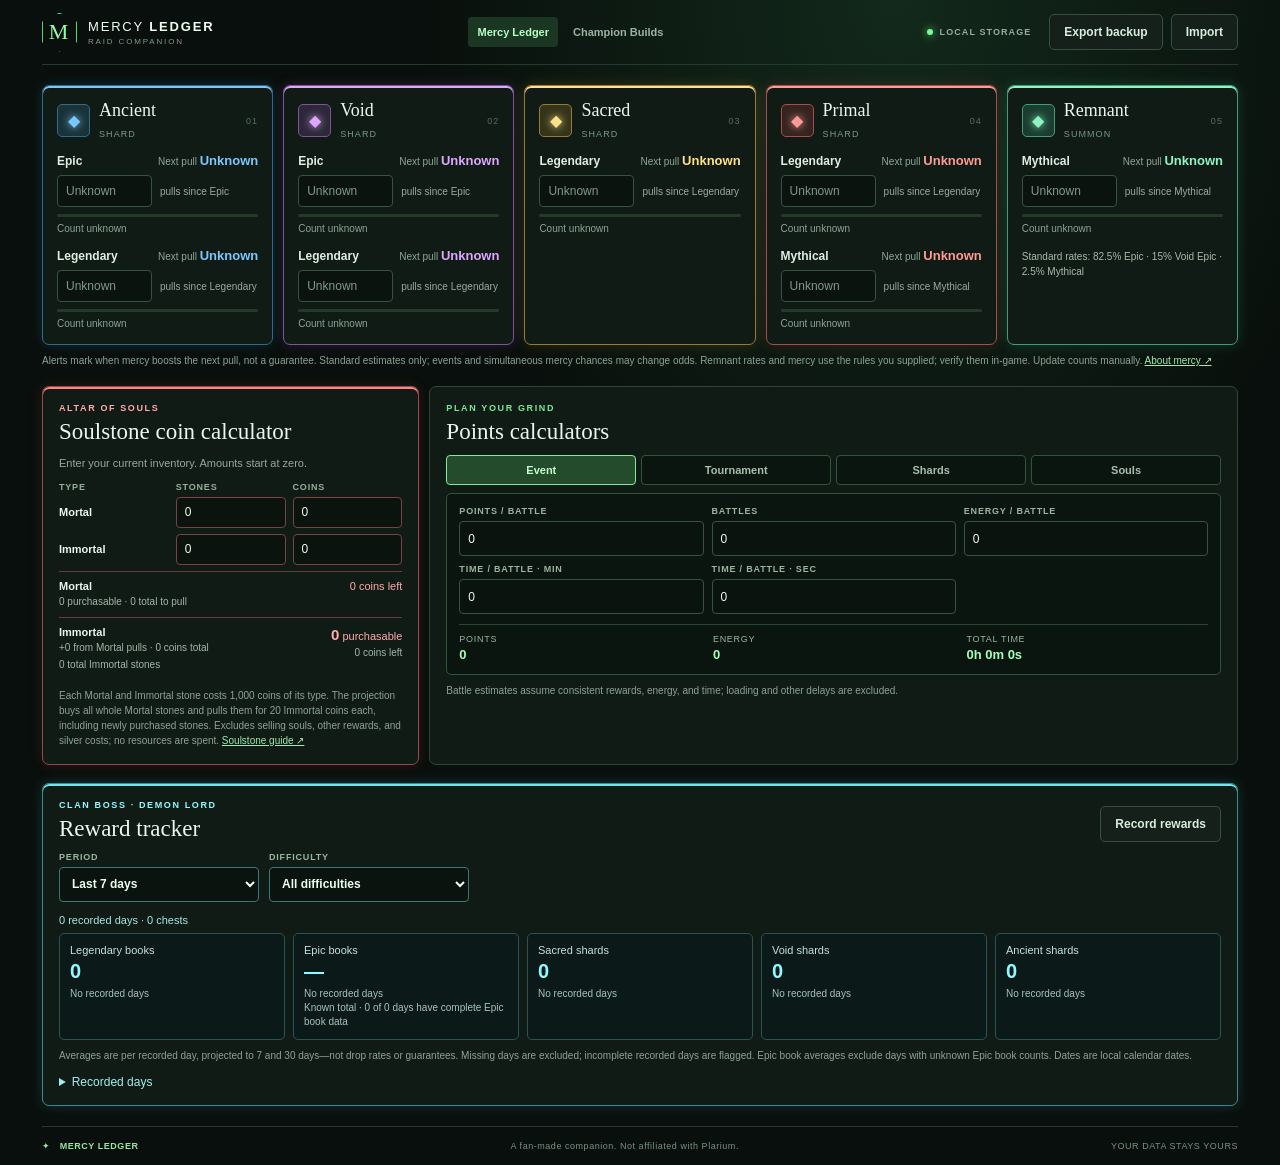
<file: index.html>
<!doctype html>
<html lang="en">
<head>
  <meta charset="utf-8">
  <meta name="viewport" content="width=device-width, initial-scale=1">
  <meta name="color-scheme" content="dark">
  <title>Mercy Ledger | RAID companion</title>
  <link rel="stylesheet" href="styles.css">
  <script defer src="tracker.js"></script>
  <script defer src="clan.js"></script>
  <script defer src="app.js"></script>
</head>
<body>
  <div class="shell">
    <header class="topbar">
      <a class="brand" href="index.html"><span class="brand-mark">M</span><span>MERCY <strong>LEDGER</strong><small>RAID COMPANION</small></span></a>
      <nav class="site-nav" aria-label="Main navigation"><a href="index.html" aria-current="page">Mercy Ledger</a><a href="champions.html">Champion Builds</a></nav>
      <div class="top-actions"><span class="local-label" id="save-status" role="status" aria-live="polite"><span class="status-dot" aria-hidden="true"></span><span id="save-status-text">LOCAL STORAGE</span></span><button class="button button-quiet" id="export-button" type="button">Export backup</button><button class="button button-quiet" id="import-button" type="button">Import</button><input id="import-file" type="file" accept=".json,application/json" hidden></div>
      <div id="notice" class="notice error" role="alert" hidden></div>
    </header>
    <main id="dashboard">
      <section class="section" aria-label="Summon mercy">
        <div class="cards" id="mercy-cards"></div>
        <p class="footnote">Alerts mark when mercy boosts the next pull, not a guarantee. Standard estimates only; events and simultaneous mercy chances may change odds. Remnant rates and mercy use the rules you supplied; verify them in-game. Update counts manually. <a href="https://raid-support.plarium.com/hc/en-us/articles/4415727112722-Mercy-system" target="_blank" rel="noopener noreferrer">About mercy ↗</a></p>
      </section>
      <div class="dashboard-grid">
        <section class="section compact-panel soul-panel" aria-labelledby="souls-title">
          <div class="section-heading"><div><p class="eyebrow">ALTAR OF SOULS</p><h2 id="souls-title">Soulstone coin calculator</h2></div></div>
          <p class="section-copy">Enter your current inventory. Amounts start at zero.</p>
          <div class="soul-inventory">
            <div class="soul-header"><span>TYPE</span><span>STONES</span><span>COINS</span></div>
            <div class="soul-input-row"><strong>Mortal</strong><input data-inventory="mortalStones" type="number" min="0" max="1000000" step="1" aria-label="Current Mortal Soulstones"><input data-inventory="mortalCoins" type="number" min="0" max="1000000" step="1" aria-label="Current Mortal Soul Coins"></div>
            <div class="soul-input-row"><strong>Immortal</strong><input data-inventory="immortalStones" type="number" min="0" max="1000000" step="1" aria-label="Current Immortal Soulstones"><input data-inventory="immortalCoins" type="number" min="0" max="1000000" step="1" aria-label="Current Immortal Soul Coins"></div>
          </div>
          <div id="soul-projection" aria-live="polite"></div>
          <p class="footnote">Each Mortal and Immortal stone costs 1,000 coins of its type. The projection buys all whole Mortal stones and pulls them for 20 Immortal coins each, including newly purchased stones. Excludes selling souls, other rewards, and silver costs; no resources are spent. <a href="https://raid-support.plarium.com/hc/en-us/articles/5874868312092-Guide-Altar-of-Souls" target="_blank" rel="noopener noreferrer">Soulstone guide ↗</a></p>
        </section>
        <section class="section compact-panel" aria-labelledby="battle-title">
          <div class="section-heading"><div><p class="eyebrow">PLAN YOUR GRIND</p><h2 id="battle-title">Points calculators</h2></div></div>
          <div class="points-tabs" role="tablist" aria-label="Points calculators">
            <button type="button" role="tab" id="tab-event" aria-controls="panel-event" aria-selected="true" tabindex="0">Event</button>
            <button type="button" role="tab" id="tab-tournament" aria-controls="panel-tournament" aria-selected="false" tabindex="-1">Tournament</button>
            <button type="button" role="tab" id="tab-shard" aria-controls="panel-shard" aria-selected="false" tabindex="-1">Shards</button>
            <button type="button" role="tab" id="tab-soul" aria-controls="panel-soul" aria-selected="false" tabindex="-1">Souls</button>
          </div>
          <div class="battle-plans" id="battle-plans">
            <section class="battle-plan" id="panel-event" role="tabpanel" data-plan="event" aria-labelledby="tab-event">
              <div class="battle-fields">
                <div><label for="event-points">POINTS / BATTLE</label><input id="event-points" data-field="points" type="number" min="0" max="1000000" step="1"></div>
                <div><label for="event-battles">BATTLES</label><input id="event-battles" data-field="battles" type="number" min="0" max="1000000" step="1"></div>
                <div><label for="event-energy">ENERGY / BATTLE</label><input id="event-energy" data-field="energy" type="number" min="0" max="1000000" step="1"></div>
                <div><label for="event-minutes">TIME / BATTLE · MIN</label><input id="event-minutes" data-field="minutes" type="number" min="0" max="1000000" step="1"></div>
                <div><label for="event-seconds">TIME / BATTLE · SEC</label><input id="event-seconds" data-field="seconds" type="number" min="0" max="59" step="1"></div>
              </div>
              <div class="battle-result" id="event-result" aria-live="polite"></div>
            </section>
            <section class="battle-plan" id="panel-tournament" role="tabpanel" data-plan="tournament" aria-labelledby="tab-tournament" hidden>
              <div class="battle-fields">
                <div><label for="tournament-points">POINTS / BATTLE</label><input id="tournament-points" data-field="points" type="number" min="0" max="1000000" step="1"></div>
                <div><label for="tournament-battles">BATTLES</label><input id="tournament-battles" data-field="battles" type="number" min="0" max="1000000" step="1"></div>
                <div><label for="tournament-energy">ENERGY / BATTLE</label><input id="tournament-energy" data-field="energy" type="number" min="0" max="1000000" step="1"></div>
                <div><label for="tournament-minutes">TIME / BATTLE · MIN</label><input id="tournament-minutes" data-field="minutes" type="number" min="0" max="1000000" step="1"></div>
                <div><label for="tournament-seconds">TIME / BATTLE · SEC</label><input id="tournament-seconds" data-field="seconds" type="number" min="0" max="59" step="1"></div>
              </div>
              <div class="battle-result" id="tournament-result" aria-live="polite"></div>
            </section>
            <section class="battle-plan summon-plan" id="panel-shard" role="tabpanel" data-summon-plan="shard" aria-labelledby="tab-shard" hidden>
              <div class="summon-head"><span>TYPE</span><span>PULLS</span><span>PTS / PULL</span><span>POINTS</span></div>
              <div id="shard-summon-rows"></div>
              <div class="summon-total">TOTAL POINTS <strong id="shard-summon-total" aria-live="polite">0</strong></div>
            </section>
            <section class="battle-plan summon-plan" id="panel-soul" role="tabpanel" data-summon-plan="soul" aria-labelledby="tab-soul" hidden>
              <div class="summon-head"><span>TYPE</span><span>PULLS</span><span>PTS / PULL</span><span>POINTS</span></div>
              <div id="soul-summon-rows"></div>
              <div class="summon-total">TOTAL POINTS <strong id="soul-summon-total" aria-live="polite">0</strong></div>
            </section>
          </div>
          <p class="footnote" id="points-battle-note">Battle estimates assume consistent rewards, energy, and time; loading and other delays are excluded.</p>
          <p class="footnote" id="points-summon-note" hidden>Enter points per summon (not per Prism shard) from the event rules. Remnant is a summon, not a shard.</p>
        </section>
      </div>
      <section class="section compact-panel clan-panel" aria-labelledby="clan-title">
        <div class="section-heading clan-heading"><div><p class="eyebrow">CLAN BOSS · DEMON LORD</p><h2 id="clan-title">Reward tracker</h2></div><button class="button button-quiet" id="clan-new" type="button">Record rewards</button></div>
        <div class="clan-filters">
          <label for="clan-period">PERIOD <select id="clan-period"><option value="7">Last 7 days</option><option value="30">Last 30 days</option><option value="0">All recorded time</option></select></label>
          <label for="clan-difficulty">DIFFICULTY <select id="clan-difficulty"><option value="all">All difficulties</option><option value="ultra">Ultra-Nightmare</option><option value="nightmare">Nightmare</option><option value="brutal">Brutal</option><option value="hard">Hard</option></select></label>
        </div>
        <div id="clan-summary" aria-live="polite"></div>
        <p class="footnote">Averages are per recorded day, projected to 7 and 30 days—not drop rates or guarantees. Missing days are excluded; incomplete recorded days are flagged. Epic book averages exclude days with unknown Epic book counts. Dates are local calendar dates.</p>
        <details class="clan-history"><summary>Recorded days</summary><div id="clan-history"></div></details>
      </section>
    </main>
    <footer><span>✦ &nbsp; MERCY LEDGER</span><span>A fan-made companion. Not affiliated with Plarium.</span><span>YOUR DATA STAYS YOURS</span></footer>
  </div>
  <dialog id="clan-dialog" aria-labelledby="clan-dialog-title">
    <div class="clan-dialog-header"><div><p class="eyebrow">DEMON LORD REWARDS</p><h2 id="clan-dialog-title">Record a day</h2></div><button id="clan-close" class="button button-quiet" type="button" aria-label="Close">Close</button></div>
    <p class="section-copy">Include only difficulties you claimed. Enter combined rewards from the claimed chests; uncheck a difficulty if not recorded. Zero means none received. Leave Epic books blank if unknown.</p>
    <form id="clan-form">
      <div class="clan-date"><label for="clan-date">REWARD DATE</label><input id="clan-date" type="date" required></div>
      <div class="clan-table-wrap"><table class="clan-table"><thead><tr><th scope="col">Recorded</th><th scope="col">Difficulty</th><th scope="col">Chests</th><th scope="col">Legendary books</th><th scope="col">Epic books</th><th scope="col">Sacred</th><th scope="col">Void</th><th scope="col">Ancient</th></tr></thead><tbody id="clan-rows"></tbody></table></div>
      <p class="footnote" id="clan-form-note">Two chests per difficulty are preselected; check your actual rewards before saving.</p>
      <p class="clan-form-error" id="clan-form-error" role="alert"></p>
      <div class="clan-dialog-actions"><button type="button" id="clan-cancel" class="button button-quiet">Cancel</button><button type="submit" class="button button-primary">Save day</button></div>
    </form>
  </dialog>
</body>
</html>
</file>
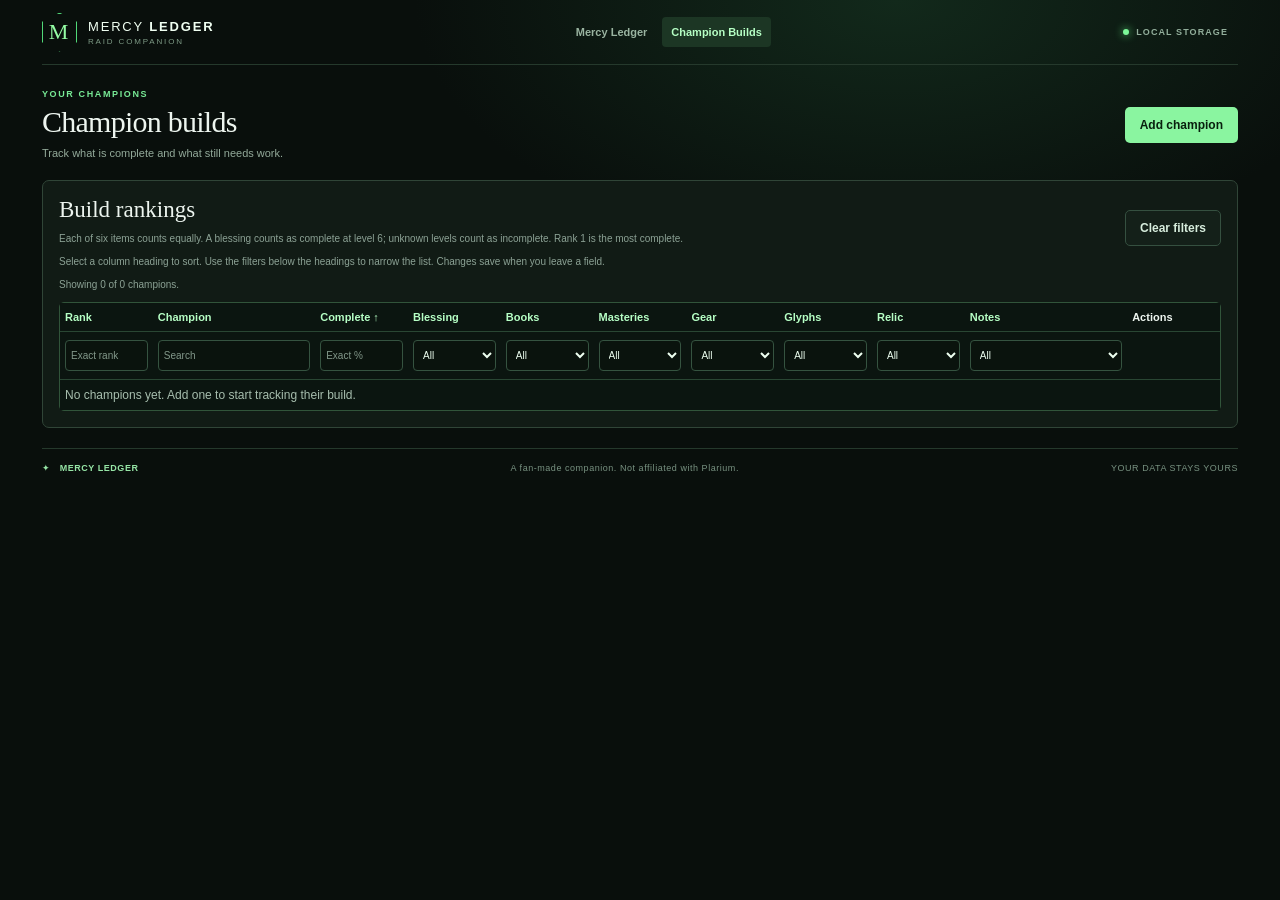
<file: champions.html>
<!doctype html>
<html lang="en">
<head>
  <meta charset="utf-8">
  <meta name="viewport" content="width=device-width, initial-scale=1">
  <meta name="color-scheme" content="dark">
  <title>Champion Builds | Mercy Ledger</title>
  <link rel="stylesheet" href="styles.css">
  <script defer src="tracker.js"></script>
  <script defer src="champions.js"></script>
</head>
<body>
  <div class="shell">
    <header class="topbar">
      <a class="brand" href="index.html"><span class="brand-mark">M</span><span>MERCY <strong>LEDGER</strong><small>RAID COMPANION</small></span></a>
      <nav class="site-nav" aria-label="Main navigation"><a href="index.html">Mercy Ledger</a><a href="champions.html" aria-current="page">Champion Builds</a></nav>
      <div class="top-actions"><span class="local-label" id="build-status" role="status"><span class="status-dot" aria-hidden="true"></span><span id="build-status-text">LOCAL STORAGE</span></span></div>
      <div id="build-notice" class="notice error" role="alert" hidden></div>
    </header>
    <main class="build-page">
      <div class="build-heading"><div><p class="eyebrow">YOUR CHAMPIONS</p><h1>Champion builds</h1><p class="section-copy">Track what is complete and what still needs work.</p></div><button id="build-add" type="button" class="button button-primary">Add champion</button></div>
      <section class="compact-panel" aria-labelledby="build-list-title">
        <div class="build-toolbar"><div><h2 id="build-list-title">Build rankings</h2><p class="footnote">Each of six items counts equally. A blessing counts as complete at level 6; unknown levels count as incomplete. Rank 1 is the most complete.</p></div><button id="build-clear-filters" type="button" class="button button-quiet">Clear filters</button></div>
        <p class="footnote build-desktop-hint">Select a column heading to sort. Use the filters below the headings to narrow the list. Changes save when you leave a field.</p>
        <details class="build-mobile-controls"><summary>Sort and filter</summary><div class="build-mobile-sort"><label for="mobile-sort">Sort by</label><select id="mobile-sort"></select><label for="mobile-direction">Direction</label><select id="mobile-direction"><option value="ascending">Ascending</option><option value="descending">Descending</option></select></div><div id="mobile-filters" class="build-mobile-filters"></div></details>
        <p id="build-count" class="footnote" role="status"></p>
        <div class="build-table-wrap" role="region" aria-label="Champion builds table" tabindex="0">
          <table class="build-table"><thead id="build-table-head"></thead><tbody id="build-list"></tbody></table>
        </div>
        <div id="build-mobile-list" class="build-mobile-list"></div>
      </section>
    </main>
    <footer><span>✦ &nbsp; MERCY LEDGER</span><span>A fan-made companion. Not affiliated with Plarium.</span><span>YOUR DATA STAYS YOURS</span></footer>
  </div>
  <dialog id="build-dialog" aria-labelledby="build-dialog-title">
    <div class="build-dialog-header"><div><p class="eyebrow">CHAMPION CHECKLIST</p><h2 id="build-dialog-title">Add champion</h2></div><button id="build-close" class="button button-quiet" type="button">Close</button></div>
    <form id="build-form">
      <label for="build-name">CHAMPION NAME</label><input id="build-name" type="text" maxlength="100" required autocomplete="off">
      <p class="footnote">Choose the status for each item; no specific build choices are recorded.</p>
      <div id="build-fields" class="build-fields"></div>
      <label for="build-notes">NOTES</label><textarea id="build-notes" maxlength="2000" rows="4"></textarea>
      <p id="build-form-error" class="clan-form-error" role="alert"></p>
      <div class="clan-dialog-actions"><button type="button" id="build-cancel" class="button button-quiet">Cancel</button><button type="submit" class="button button-primary">Save champion</button></div>
    </form>
  </dialog>
  <dialog id="build-notes-dialog" aria-labelledby="build-notes-title">
    <div class="build-dialog-header"><h2 id="build-notes-title">Notes</h2><button id="build-notes-close" class="button button-quiet" type="button">Close</button></div>
    <form id="build-notes-form"><label for="build-notes-content">NOTES</label><textarea id="build-notes-content" maxlength="2000" rows="6"></textarea><p id="build-notes-error" class="clan-form-error" role="alert"></p><div class="clan-dialog-actions"><button type="button" id="build-notes-cancel" class="button button-quiet">Cancel</button><button type="submit" class="button button-primary">Save notes</button></div></form>
  </dialog>
</body>
</html>
</file>
<file: styles.css>
:root { color-scheme: dark; font-family: "Segoe UI", sans-serif; background: #090f0c; color: #edf5ef; font-synthesis: none; }
* { box-sizing: border-box; }
body { margin: 0; background: radial-gradient(ellipse at 70% 0, #12291b 0, transparent 38%), #090f0c; }
button, input, select { font: inherit; }
textarea { font: inherit; width: 100%; background: #0a130d; border: 1px solid #355340; color: #edfff0; border-radius: 4px; padding: 8px; font-size: 12px; resize: vertical; }
textarea:focus { outline: 2px solid #82f39d; outline-offset: 2px; }
button { cursor: pointer; }
a { color: #9debb0; }
.shell { max-width: 1540px; margin: auto; padding: 0 42px; }
.topbar { position: relative; min-height: 65px; display: flex; justify-content: space-between; align-items: center; border-bottom: 1px solid #25392c; gap: 20px; }
.brand { display: flex; align-items: center; gap: 11px; text-decoration: none; font-size: 13px; letter-spacing: .14em; color: #f0fff2; white-space: nowrap; }
.brand small { display: block; color: #7e9b86; font-size: 8px; letter-spacing: .23em; margin-top: 3px; }
.brand-mark { width: 35px; height: 39px; display: grid; place-items: center; font-family: Georgia, serif; font-size: 22px; color: #94fca4; border: 1px solid #50d878; clip-path: polygon(50% 0,100% 24%,100% 76%,50% 100%,0 76%,0 24%); }
.top-actions { display: flex; align-items: center; gap: 8px; }
.local-label { font-size: 9px; font-weight: 700; letter-spacing: .12em; color: #92ae9b; margin-right: 10px; white-space: nowrap; }
.status-dot { display: inline-block; width: 6px; height: 6px; background: #7cf999; border-radius: 50%; margin-right: 7px; box-shadow: 0 0 8px #64f588; }
.status-error { color: #ffd1c9; }.status-error .status-dot { background: #ff9a94; box-shadow: 0 0 8px #ff5b57; }
.button { border: 1px solid transparent; border-radius: 5px; padding: 10px 14px; font-size: 12px; font-weight: 700; display: inline-flex; align-items: center; justify-content: center; gap: 10px; }
.button-primary { background: #8af5a0; color: #09200e; }
.button-primary:hover { background: #b4ffc2; }
.button-quiet { background: #142019; border-color: #355040; color: #d7eddd; }
.button-quiet:hover { background: #203327; border-color: #70dc89; }
.eyebrow { color: #78eb96; font-size: 9px; letter-spacing: .18em; font-weight: 700; margin: 0 0 6px; }
h1, h2, h3, p { margin-top: 0; }
h1, h2, h3 { font-family: Georgia, serif; font-weight: 400; }
h1 { font-size: 30px; letter-spacing: -.025em; margin: 0; }
h1 em { color: #92f6a8; font-weight: 400; }
h2 { font-size: 23px; margin: 0; }
.section { padding-top: 20px; }
.section-heading { display: flex; align-items: end; justify-content: space-between; gap: 15px; margin-bottom: 10px; }
.section-heading > p, .section-copy { color: #93aa9a; font-size: 11px; line-height: 1.5; margin: 0; }
.cards { display: grid; grid-template-columns: repeat(5, minmax(0, 1fr)); gap: 10px; }
.mercy-card, .compact-panel { background: #111b15; border: 1px solid #304537; border-radius: 7px; }
.mercy-card { padding: 14px; min-width: 0; }
.card-top, .card-name { display: flex; align-items: center; }.card-top { justify-content: space-between; margin-bottom: 12px; }.card-name { gap: 9px; }
.shard-icon, .soul-icon { display: grid; place-items: center; width: 33px; height: 33px; background: #173c24; border: 1px solid #316d41; color: #8bffa6; border-radius: 5px; }
.mercy-card h3 { font-size: 18px; margin: 0 0 2px; }.card-tag, .card-number, .tag { font-size: 9px; letter-spacing: .12em; color: #789985; }.card-number { color: #53705c; }
.rarity-row + .rarity-row { margin-top: 13px; }.row-title { display: flex; align-items: baseline; justify-content: space-between; gap: 5px; }.row-title label { color: #dfede2; font-size: 12px; letter-spacing: 0; margin: 0; }.row-title > span { color: #8fa798; font-size: 10px; }.row-title strong { color: #8bffa6; font-size: 13px; }
.counter-line { display: flex; align-items: center; gap: 8px; margin-top: 7px; }.counter-line span { color: #97ab9d; font-size: 10px; }.counter-line input { width: 95px; min-height: 32px; padding: 6px 8px; font-size: 12px; }
.progress { background: #233a2a; height: 3px; border-radius: 5px; margin: 7px 0 5px; overflow: hidden; }.progress span { display: block; background: #69ef8a; height: 100%; }
.row-detail { color: #8ca494; font-size: 10px; line-height: 1.3; min-height: 13px; }
.footnote { color: #8ca295; font-size: 10px; line-height: 1.5; margin: 8px 0 0; }
.dashboard-grid { display: grid; grid-template-columns: minmax(260px, .7fr) minmax(0, 1.5fr); gap: 10px; margin-top: 18px; align-items: stretch; }.compact-panel { padding: 16px; }
.soul-cards { display: grid; gap: 7px; margin-top: 10px; }.soul-card { display: flex; align-items: center; gap: 10px; background: #0c1510; border: 1px solid #263d2d; border-radius: 5px; padding: 8px 10px; }.soul-icon { width: 29px; height: 29px; font-size: 19px; }.soul-card label { flex: 1; margin: 0; letter-spacing: 0; }.soul-card label strong, .soul-card label span { display: block; }.soul-card label strong { color: #e6f4e9; font-size: 12px; }.soul-card label span { color: #86a390; font-size: 8px; letter-spacing: .1em; margin-top: 2px; }.soul-card input { width: 82px; min-height: 31px; padding: 6px 8px; }
.soul-inventory { margin-top: 10px; }.soul-header, .soul-input-row { display: grid; grid-template-columns: minmax(70px, 1fr) repeat(2, minmax(65px, 1fr)); gap: 7px; align-items: center; }.soul-header { color: #94ae9b; font-size: 9px; font-weight: 700; letter-spacing: .09em; margin-bottom: 5px; }.soul-input-row { margin-bottom: 6px; }.soul-input-row strong { font-size: 11px; }.soul-input-row input { min-height: 31px; padding: 6px 8px; }.soul-projection-row { display: flex; justify-content: space-between; gap: 8px; padding: 8px 0; border-top: 1px solid #304537; font-size: 11px; }.soul-projection-row > span:last-child { text-align: right; white-space: nowrap; color: #a4ffb6; }.soul-projection-row small { display: block; margin-top: 3px; color: #a1b6a7; font-size: 10px; line-height: 1.4; }.soul-projection-row b { font-size: 15px; }
.shard-ancient { --shard-accent: #7bc8ff; --shard-border: #316a8b; --shard-glow: #49b8ff26; }
.shard-void { --shard-accent: #dea6ff; --shard-border: #80529c; --shard-glow: #c975ff26; }
.shard-sacred { --shard-accent: #ffe189; --shard-border: #9a7a38; --shard-glow: #ffc43c26; }
.shard-primal { --shard-accent: #ff9a94; --shard-border: #a64e4a; --shard-glow: #ff5b5726; }
.shard-remnant { --shard-accent: #8df7c4; --shard-border: #409e75; --shard-glow: #52ffc326; }
.remnant-info { color: #a6bbaa; font-size: 10px; line-height: 1.5; margin: 14px 0 0; }
.mercy-card { border-color: var(--shard-border); box-shadow: inset 0 2px 0 var(--shard-accent), 0 0 14px var(--shard-glow); }
.active-mercy-epic { border-radius: 3px; outline: 1px solid #72df9b; outline-offset: 4px; background: #19372b; box-shadow: 0 0 10px #6ee59b50; }
.active-mercy-epic .row-detail { color: #b7f5c9; font-weight: 700; }
.mercy-card.card-mercy-legendary { border-color: #ffe28a; box-shadow: inset 0 0 0 1px #e8bd4e, 0 0 15px #f4c45090; }
.active-mercy-legendary .row-detail { color: #ffe4a0; font-weight: 700; }
.mercy-card.card-mercy-mythical { border-color: #fff3ee; box-shadow: inset 0 0 0 2px #ff8c83, 0 0 20px #ff5f59b3; }
.active-mercy-mythical .row-detail { color: #ffd1ca; font-weight: 700; }
.mercy-card .shard-icon { color: var(--shard-accent); border-color: var(--shard-border); background: var(--shard-glow); text-shadow: 0 0 8px var(--shard-accent); }
.mercy-card .row-title strong { color: var(--shard-accent); }
.mercy-card .progress span { background: var(--shard-accent); box-shadow: 0 0 8px var(--shard-glow); }
.soul-panel { border-color: #9b4545; box-shadow: inset 0 2px 0 #ff8585, 0 0 14px #ff5b5720; }
.soul-panel .eyebrow, .soul-panel .soul-projection-row > span:last-child { color: #ffaaaa; }
.soul-panel .soul-projection-row { border-color: #683b3b; }
.soul-panel .soul-inventory input { border-color: #784343; }
label { display: block; font-size: 9px; font-weight: 700; color: #9ab4a1; letter-spacing: .09em; margin: 0 0 5px; }
select, input { width: 100%; background: #0a130d; border: 1px solid #355340; color: #edfff0; border-radius: 4px; padding: 8px; font-size: 12px; min-height: 35px; }
input::placeholder { color: #82988a; }select:focus, input:focus, button:focus-visible, a:focus-visible { outline: 2px solid #82f39d; outline-offset: 2px; }
.points-tabs { display: flex; gap: 5px; flex-wrap: wrap; margin-top: 10px; }.points-tabs button { flex: 1; border: 1px solid #31543a; border-radius: 4px; background: #0b1510; color: #a7bfae; font-size: 11px; font-weight: 700; padding: 8px 10px; }.points-tabs button[aria-selected="true"] { background: #244b2c; border-color: #83ea9b; color: #c4ffce; }.points-tabs button:hover { border-color: #83ea9b; }
.battle-plans { margin-top: 8px; }.battle-plan { background: #0b1510; border: 1px solid #31543a; border-radius: 5px; padding: 12px; min-width: 0; }.battle-fields { display: grid; grid-template-columns: repeat(3, minmax(0, 1fr)); gap: 8px; }.battle-fields input { min-width: 0; }.battle-result { display: flex; flex-wrap: wrap; gap: 12px; border-top: 1px solid #294633; margin-top: 10px; padding-top: 9px; }.battle-result > div { min-width: 70px; flex: 1; }.battle-result span, .battle-result strong { display: block; }.battle-result span { font-size: 9px; color: #9ab4a1; letter-spacing: .08em; }.battle-result strong { color: #a4ffb6; font-size: 13px; margin-top: 3px; overflow-wrap: anywhere; }.battle-result.battle-error { color: #ffb6ae; font-size: 11px; }
.summon-head, .summon-row { display: grid; grid-template-columns: minmax(60px, 1fr) minmax(48px, .75fr) minmax(48px, .75fr) minmax(52px, .8fr); gap: 5px; align-items: center; }.summon-head { color: #9ab4a1; font-size: 8px; font-weight: 700; letter-spacing: .04em; margin-bottom: 5px; }.summon-head span:last-child, .summon-row output { text-align: right; }.summon-row { margin-bottom: 5px; font-size: 11px; }.summon-row input { min-width: 0; min-height: 30px; padding: 5px; }.summon-row output { color: #c9f8d3; overflow-wrap: anywhere; }.summon-total { border-top: 1px solid #294633; padding-top: 8px; display: flex; justify-content: space-between; gap: 8px; color: #9ab4a1; font-size: 9px; font-weight: 700; }.summon-total strong { color: #a4ffb6; font-size: 13px; overflow-wrap: anywhere; text-align: right; }
.notice { position: absolute; z-index: 5; top: calc(100% + 6px); right: 0; width: min(440px, 100%); padding: 9px 12px; border: 1px solid #82504a; border-radius: 5px; font-size: 12px; line-height: 1.5; background: #321c1b; color: #ffd1c9; box-shadow: 0 4px 16px #0009; }
footer { border-top: 1px solid #25392c; margin-top: 20px; padding: 14px 0; display: flex; justify-content: space-between; gap: 12px; color: #789281; font-size: 9px; letter-spacing: .06em; }footer span:first-child { color: #96e5a6; font-weight: 700; }
[hidden] { display: none !important; }
.clan-panel { margin-top: 18px; border-color: #3a8b91; box-shadow: inset 0 2px 0 #67e9ed, 0 0 14px #4bd9e52b; }
.clan-panel .eyebrow { color: #8dfaff; }
.clan-filters { display: flex; flex-wrap: wrap; gap: 10px; }
.clan-filters label { flex: 0 1 200px; margin: 0; }
.clan-filters select { margin-top: 5px; border-color: #39777a; }
.clan-count { color: #a7e5e4; font-size: 11px; margin: 12px 0 7px; }
.clan-metrics { display: grid; grid-template-columns: repeat(5, minmax(0, 1fr)); gap: 8px; }
.clan-metric { min-width: 0; background: #0c1919; border: 1px solid #285456; border-radius: 5px; padding: 10px; }
.clan-metric span, .clan-metric strong, .clan-metric small { display: block; }
.clan-metric span { color: #c5e0dc; font-size: 11px; }
.clan-metric strong { color: #8dfaff; font-size: 20px; margin: 4px 0; }
.clan-metric small { color: #a4c3bf; font-size: 10px; line-height: 1.4; }
.clan-history { margin-top: 12px; font-size: 12px; }
.clan-history summary { cursor: pointer; color: #9df0ef; }
.clan-history-row { display: flex; align-items: center; justify-content: space-between; gap: 10px; padding: 10px 0; border-top: 1px solid #285456; }
.clan-history-row:first-child { margin-top: 8px; }
.clan-history-row p { margin: 4px 0 0; color: #adc5bf; font-size: 11px; line-height: 1.5; }
.clan-history-actions, .clan-dialog-actions { display: flex; gap: 6px; }
.clan-history-actions .button { padding: 7px 9px; }
#clan-dialog { width: min(940px, calc(100% - 32px)); max-height: 90vh; overflow: auto; background: #111b15; color: #edf5ef; border: 1px solid #4eaeb0; border-radius: 7px; padding: 20px; box-shadow: 0 0 24px #4bd9e54a; }
#clan-dialog::backdrop { background: #000b; }
.clan-dialog-header { display: flex; justify-content: space-between; gap: 10px; align-items: center; margin-bottom: 10px; }
.clan-date { max-width: 200px; margin: 14px 0; }
.clan-table-wrap { overflow-x: auto; }
.clan-table { width: 100%; min-width: 760px; border-collapse: collapse; font-size: 11px; }
.clan-table th, .clan-table td { text-align: left; padding: 5px; border-bottom: 1px solid #285456; }
.clan-table thead th { color: #b0d7d1; font-size: 10px; }
.clan-table input[type=number] { width: 78px; }
.clan-table input[type=checkbox] { width: 18px; min-height: 18px; accent-color: #67e9ed; }
.clan-table input:disabled { opacity: .4; }
.clan-form-error { color: #ffb6ae; font-size: 12px; }
.clan-dialog-actions { justify-content: flex-end; margin-top: 12px; }
.site-nav { display: flex; flex-wrap: wrap; gap: 6px; }
.site-nav a { color: #9ab4a1; text-decoration: none; font-size: 11px; font-weight: 700; padding: 9px; border-radius: 4px; }
.site-nav a:hover, .site-nav a[aria-current=page] { color: #b6ffc5; background: #1c3624; }
.build-page { padding-top: 24px; }
.build-heading, .build-toolbar, .build-dialog-header { display: flex; justify-content: space-between; gap: 14px; align-items: center; }
.build-heading { margin-bottom: 18px; }
.build-heading .section-copy { margin-top: 6px; }
.build-toolbar { align-items: end; }
.build-table-wrap { margin-top: 10px; border: 1px solid #31543a; border-radius: 5px; }
.build-table { width: 100%; table-layout: fixed; border-collapse: collapse; background: #0b1510; font-size: 11px; }
.build-table th, .build-table td { padding: 8px 5px; border-bottom: 1px solid #294633; text-align: left; vertical-align: middle; }
.build-table th { width: 8%; }
.build-table th:nth-child(2), .build-table th:nth-child(10) { width: 14%; }
.build-table tbody tr:last-child > * { border-bottom: 0; }
.build-sort-button { border: 0; padding: 0; background: none; color: #b6ffc5; font-size: 11px; font-weight: 700; text-align: left; }
.build-sort-button:hover { color: #fff; }
.build-filter-row input, .build-filter-row select { width: 100%; min-height: 31px; padding: 5px; font-size: 10px; }
.build-cell-control { width: 100%; min-height: 34px; padding: 5px; font-size: 11px; }
.build-cell-control option { background: #0a130d; color: #edfff0; }
.build-cell-control[data-build-color="blessing-unknown"] { background: #202821; border-color: #68786b; color: #e0eae2; }
.build-cell-control[data-build-color="blessing-0"] { background: #173325; border-color: #437654; color: #d7ffe0; }
.build-cell-control[data-build-color="blessing-1"] { background: #203629; border-color: #587d54; color: #e1ffda; }
.build-cell-control[data-build-color="blessing-2"] { background: #303827; border-color: #7a8050; color: #f0f8d3; }
.build-cell-control[data-build-color="blessing-3"] { background: #3a3423; border-color: #947a4a; color: #fff0cf; }
.build-cell-control[data-build-color="blessing-4"] { background: #402d25; border-color: #986a4c; color: #ffe4d5; }
.build-cell-control[data-build-color="blessing-5"] { background: #432728; border-color: #a25f59; color: #ffdedb; }
.build-cell-control[data-build-color="blessing-6"] { background: #4a2024; border-color: #b15c62; color: #ffe0e0; }
.build-cell-control[data-build-color="status-needed"] { background: #342b1e; border-color: #856d45; color: #ffebc5; }
.build-cell-control[data-build-color="status-progress"] { background: #28332a; border-color: #6a805e; color: #e4f4d7; }
.build-cell-control[data-build-color="status-complete"] { background: #193b27; border-color: #4c9560; color: #c6ffd2; }
.build-empty { color: #a7beae; font-size: 12px; }
.build-rank { color: #8db79a; font-size: 10px; font-weight: 700; }
.build-name-cell { color: #e5f7e9; overflow-wrap: anywhere; }
.build-completion { display: inline-block; border: 1px solid var(--score-border); background: var(--score-bg); color: var(--score-text); border-radius: 4px; padding: 5px; font-size: 11px; font-weight: 700; white-space: nowrap; }
.build-score-0 { --score-bg: #252b25; --score-border: #58675a; --score-text: #e0e9df; }
.build-score-1 { --score-bg: #253127; --score-border: #5e775f; --score-text: #e0f3df; }
.build-score-2 { --score-bg: #243629; --score-border: #5a8061; --score-text: #dbf6df; }
.build-score-3 { --score-bg: #213b2a; --score-border: #568a62; --score-text: #d4f9dd; }
.build-score-4 { --score-bg: #1e402b; --score-border: #4f9563; --score-text: #cefbd7; }
.build-score-5 { --score-bg: #1a462c; --score-border: #4ba365; --score-text: #c3ffcf; }
.build-score-6 { --score-bg: #174e2d; --score-border: #58bb71; --score-text: #c3ffcf; }
.build-completion small { color: #9ab4a1; font-size: 10px; font-weight: 400; margin-left: 4px; }
.build-badge { display: inline-block; border: 1px solid #405249; border-radius: 4px; padding: 5px; color: #b6c8bb; font-size: 10px; white-space: nowrap; }
.build-badge.status-complete { border-color: #428856; color: #a4ffb6; background: #173323; }
.build-badge.status-needed { border-color: #90703b; color: #ffdfa0; background: #302719; }
.build-notes { white-space: pre-wrap; overflow-wrap: anywhere; color: #bbcebf; font-size: 11px; line-height: 1.5; margin: 12px 0 0; }
.build-notes-button { border: 0; padding: 0; background: none; color: #9debb0; font-size: 11px; text-decoration: underline; }
.build-delete { padding: 7px 10px; }
.build-mobile-controls, .build-mobile-list { display: none; }
.build-actions { display: flex; gap: 6px; }
.build-actions .button { padding: 7px 10px; }
#build-dialog, #build-notes-dialog { width: min(620px, calc(100% - 32px)); max-height: 90vh; overflow: auto; background: #111b15; color: #edf5ef; border: 1px solid #4f9d65; border-radius: 7px; padding: 20px; box-shadow: 0 0 24px #59ef8050; }
#build-dialog::backdrop, #build-notes-dialog::backdrop { background: #000b; }
.build-dialog-header { margin-bottom: 16px; }
.build-fields { display: grid; grid-template-columns: repeat(3, minmax(0, 1fr)); gap: 10px; margin: 14px 0; }
@media (max-width: 650px) { .clan-metrics { grid-template-columns: repeat(2, minmax(0, 1fr)); }.clan-heading { flex-direction: row; align-items: center; }.clan-history-row { align-items: flex-start; flex-direction: column; } }
@media (max-width: 1050px) { .shell { padding: 0 24px; }.cards { grid-template-columns: repeat(2, 1fr); }.dashboard-grid { grid-template-columns: 1fr; }.soul-cards { grid-template-columns: repeat(3, 1fr); } }
@media (max-width: 1200px) {
  .build-table-wrap, .build-desktop-hint { display: none; }
  .build-mobile-controls, .build-mobile-list { display: block; margin-top: 12px; }
  .build-mobile-controls summary { color: #a4ffb6; cursor: pointer; font-size: 12px; font-weight: 700; }
  .build-mobile-sort, .build-mobile-filters { display: grid; grid-template-columns: repeat(2, minmax(0, 1fr)); gap: 8px; margin-top: 10px; }
  .build-mobile-sort { display: block; }
  .build-mobile-sort label { margin-top: 8px; }
  .build-mobile-filters label, .build-mobile-body label { margin: 0; }
  .build-mobile-filters select, .build-mobile-filters input, .build-mobile-body input, .build-mobile-body select { margin-top: 5px; }
  .build-mobile-card { border: 1px solid #31543a; border-radius: 5px; background: #0b1510; margin-bottom: 8px; }
  .build-mobile-card > summary { cursor: pointer; display: flex; justify-content: space-between; gap: 12px; align-items: center; padding: 12px; font-size: 13px; overflow-wrap: anywhere; }
  .build-mobile-card > summary strong { flex-shrink: 0; }
  .build-mobile-body { display: grid; grid-template-columns: repeat(2, minmax(0, 1fr)); gap: 10px; padding: 12px; border-top: 1px solid #294633; }
  .build-mobile-body label:first-child { grid-column: 1 / -1; }
  .build-mobile-notes { display: flex; flex-direction: column; gap: 7px; color: #9ab4a1; font-size: 9px; font-weight: 700; }
  .build-mobile-notes button { text-align: left; }
  .build-mobile-body > .build-delete { justify-self: start; align-self: end; }
}
@media (max-width: 650px) {
  .shell { padding: 0 16px; }.topbar { min-height: 65px; padding: 10px 0; flex-wrap: wrap; }.local-label { margin-right: 2px; }.section-heading { align-items: start; flex-direction: column; gap: 5px; }.cards, .soul-cards, .battle-plans { grid-template-columns: 1fr; }.compact-panel { padding: 14px; }.site-nav { order: 3; width: 100%; }.build-heading, .build-toolbar { align-items: flex-start; flex-direction: column; }.build-fields { grid-template-columns: repeat(2, minmax(0, 1fr)); }footer { flex-direction: column; }
}
</file>
